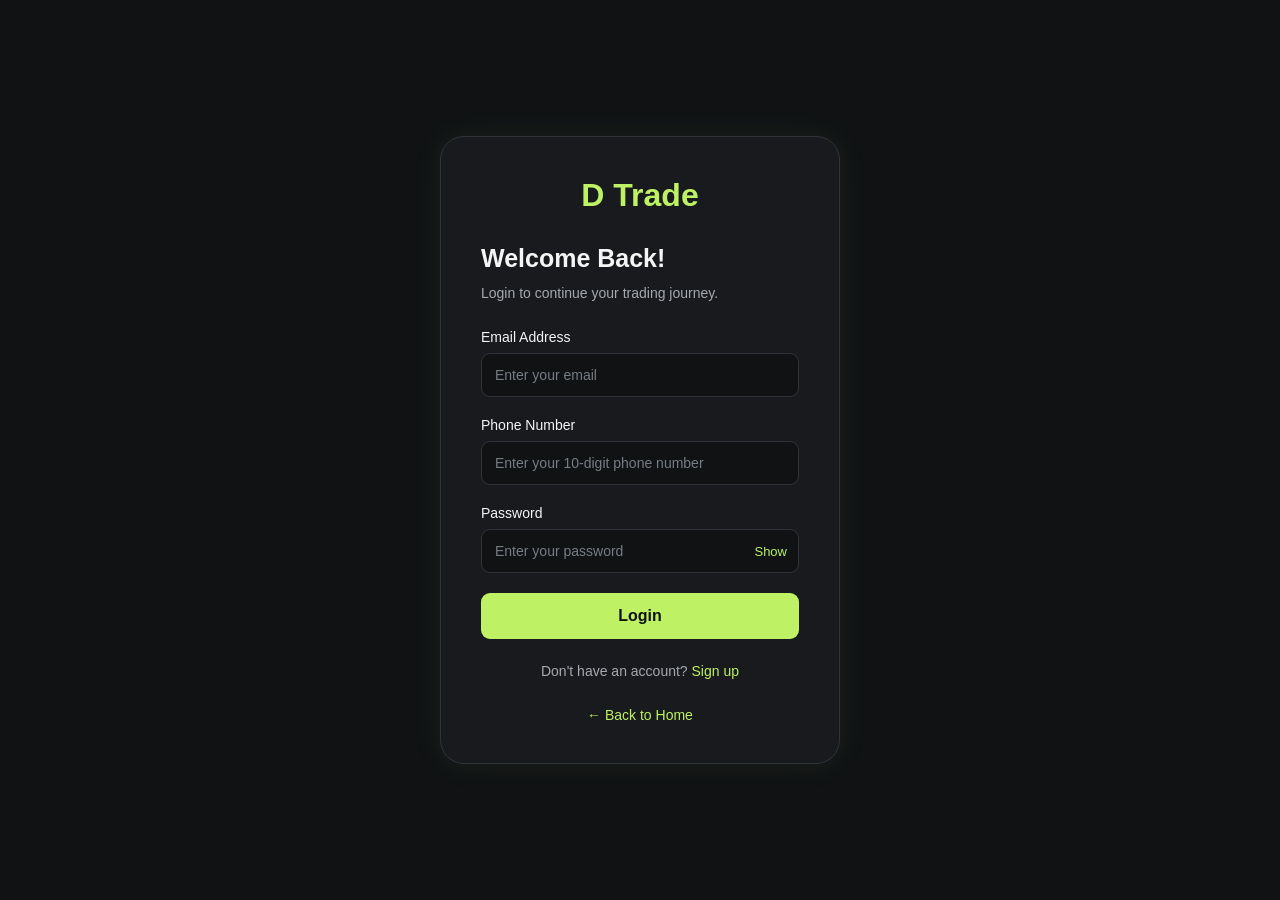
<file: login.html>
<!DOCTYPE html>
<html lang="en">
<head>
    <meta charset="UTF-8">
    <meta name="viewport" content="width=device-width, initial-scale=1.0">

    <title>Login | D Trade</title>

    <link rel="stylesheet" href="login.css">
</head>
<body>

    <div class="login-card">

        <h1>D Trade</h1>

        <h2>Welcome Back!</h2>
        <p>Login to continue your trading journey.</p>

        <form id="login-form">

            <label for="email">Email Address</label>
            <input
                type="email"
                id="email"
                name="email"
                placeholder="Enter your email"
                required
            >

            <label for="phone">Phone Number</label>
            <input
                type="tel"
                id="phone"
                name="phone"
                placeholder="Enter your 10-digit phone number"
                pattern="[0-9]{10}"
                maxlength="10"
                inputmode="numeric"
                required
            >

            
<label for="password">Password</label>

<div class="password-box">
    <input
        type="password"
        id="password"
        name="password"
        placeholder="Enter your password"
        required
    >

    <button type="button" id="toggle-password">
        Show
    </button>
</div>


            <button type="submit">Login</button>

        </form>

        <p class="signup-text">
            Don't have an account?
            <a href="signup.html">Sign up</a>
        </p>

        <a href="index.html" class="back-home">
            ← Back to Home
        </a>

    </div>

    <script src="login.js"></script>

</body>
</html>
</file>
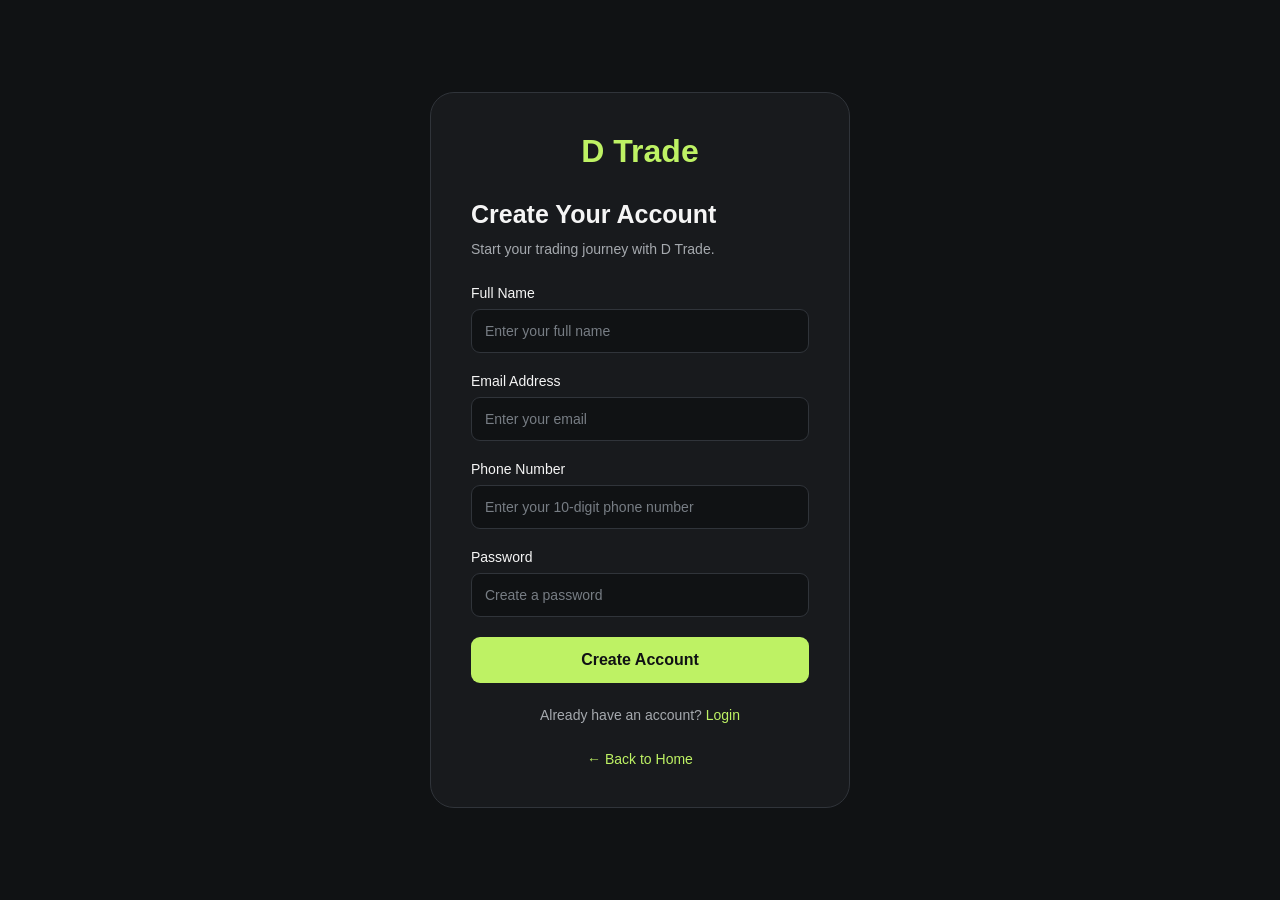
<file: signup.html>
<!DOCTYPE html>
<html lang="en">
<head>
    <meta charset="UTF-8">
    <meta name="viewport" content="width=device-width, initial-scale=1.0">

    <title>Sign Up | D Trade</title>

    <link rel="stylesheet" href="signup.css">
</head>
<body>

    <div class="signup-card">

        <h1>D Trade</h1>

        <h2>Create Your Account</h2>
        <p>Start your trading journey with D Trade.</p>

        <form id="signup-form">

            <label for="name">Full Name</label>
            <input
                type="text"
                id="name"
                name="name"
                placeholder="Enter your full name"
                required
            >

            <label for="email">Email Address</label>
            <input
                type="email"
                id="email"
                name="email"
                placeholder="Enter your email"
                required
            >

            <label for="phone">Phone Number</label>
            <input
                type="tel"
                id="phone"
                name="phone"
                placeholder="Enter your 10-digit phone number"
                pattern="[0-9]{10}"
                maxlength="10"
                inputmode="numeric"
                required
            >

            <label for="password">Password</label>
            <input
                type="password"
                id="password"
                name="password"
                placeholder="Create a password"
                minlength="8"
                required
            >

            <button type="submit">Create Account</button>

        </form>

        <p class="login-text">
            Already have an account?
            <a href="login.html">Login</a>
        </p>

        <a href="index.html" class="back-home">
            ← Back to Home
        </a>

    </div>

</body>
<script src="signup.js"></script>
</html>
</file>
<file: login.css>
* {
    margin: 0;
    padding: 0;
    box-sizing: border-box;
}

body {
    min-height: 100vh;
    display: flex;
    justify-content: center;
    align-items: center;
    padding: 24px 0;
    background: #101214;
    font-family: Arial, sans-serif;
    color: #F5F5F5;
}

.login-card {
    width: 400px;
    max-width: calc(100% - 32px);
    padding: 40px;
    background: #181A1D;
    border: 1px solid #30343A;
    border-radius: 24px;
    box-shadow: 0 0 30px rgba(190, 242, 100, 0.08);
}

.login-card h1 {
    color: #BEF264;
    text-align: center;
    font-size: 32px;
    margin-bottom: 30px;
}

.login-card h2 {
    font-size: 25px;
    margin-bottom: 10px;
}

.login-card > p {
    color: #A5A9AE;
    font-size: 14px;
    line-height: 1.5;
    margin-bottom: 25px;
}

.login-card label {
    display: block;
    margin-bottom: 8px;
    font-size: 14px;
}

.login-card input {
    width: 100%;
    padding: 13px;
    margin-bottom: 20px;
    background: #101214;
    color: #F5F5F5;
    border: 1px solid #30343A;
    border-radius: 9px;
    outline: none;
    font-size: 14px;
}

.login-card input::placeholder {
    color: #777D84;
}

.login-card input:focus {
    border-color: #BEF264;
    box-shadow: 0 0 0 2px rgba(190, 242, 100, 0.08);
}

.login-card button {
    width: 100%;
    padding: 14px;
    background: #BEF264;
    color: #101214;
    border: none;
    border-radius: 9px;
    font-size: 16px;
    font-weight: bold;
    cursor: pointer;
    transition: 0.3s;
}

.login-card button:hover {
    background: #D2F98B;
    transform: translateY(-2px);
}

.login-card .signup-text {
    text-align: center;
    margin-top: 22px;
    margin-bottom: 0;
    font-size: 14px;
}

.login-card a {
    color: #BEF264;
    text-decoration: none;
}

.login-card a:hover {
    text-decoration: underline;
}

.login-card .back-home {
    display: block;
    text-align: center;
    margin-top: 25px;
    font-size: 14px;
}

@media (max-width: 480px) {
    .login-card {
        padding: 28px 24px;
    }

    .login-card h1 {
        font-size: 28px;
    }

    .login-card h2 {
        font-size: 22px;
    }
}



/* Glowing effect on login card */
.login-card {
    animation: cardGlow 3s ease-in-out infinite alternate;
}

@keyframes cardGlow {
    from {
        box-shadow:
            0 0 15px rgba(190, 242, 100, 0.08),
            0 0 30px rgba(190, 242, 100, 0.04);
        border-color: #30343A;
    }

    to {
        box-shadow:
            0 0 20px rgba(190, 242, 100, 0.22),
            0 0 45px rgba(190, 242, 100, 0.12),
            0 0 70px rgba(190, 242, 100, 0.05);
        border-color: rgba(190, 242, 100, 0.55);
    }
}


.password-box {
    position: relative;
    width: 100%;
}

.password-box input {
    padding-right: 65px;
}

.password-box button {
    position: absolute;
    top: 0;
    right: 0;
    width: auto;
    height: calc(100% - 20px);
    padding: 0 12px;
    margin: 0;
    background: transparent;
    color: #BEF264;
    font-size: 13px;
    font-weight: normal;
    transform: none;
}

.password-box button:hover {
    background: transparent;
    color: #D2F98B;
    transform: none;
}
</file>
<file: signup.css>
* {
    margin: 0;
    padding: 0;
    box-sizing: border-box;
}

body {
    min-height: 100vh;
    display: flex;
    justify-content: center;
    align-items: center;
    padding: 24px 0;
    background: #101214;
    font-family: Arial, sans-serif;
    color: #F5F5F5;
}

.signup-card {
    width: 420px;
    max-width: calc(100% - 32px);
    padding: 40px;
    background: #181A1D;
    border: 1px solid #30343A;
    border-radius: 24px;
    animation: cardGlow 3s ease-in-out infinite alternate;
}

.signup-card h1 {
    color: #BEF264;
    text-align: center;
    font-size: 32px;
    margin-bottom: 30px;
}

.signup-card h2 {
    font-size: 25px;
    margin-bottom: 10px;
}

.signup-card > p {
    color: #A5A9AE;
    font-size: 14px;
    line-height: 1.5;
    margin-bottom: 25px;
}

.signup-card label {
    display: block;
    margin-bottom: 8px;
    font-size: 14px;
}

.signup-card input {
    width: 100%;
    padding: 13px;
    margin-bottom: 20px;
    background: #101214;
    color: #F5F5F5;
    border: 1px solid #30343A;
    border-radius: 9px;
    outline: none;
    font-size: 14px;
}

.signup-card input::placeholder {
    color: #777D84;
}

.signup-card input:focus {
    border-color: #BEF264;
}

.signup-card button {
    width: 100%;
    padding: 14px;
    background: #BEF264;
    color: #101214;
    border: none;
    border-radius: 9px;
    font-size: 16px;
    font-weight: bold;
    cursor: pointer;
    transition: 0.3s;
}

.signup-card button:hover {
    background: #D2F98B;
    transform: translateY(-2px);
}

.signup-card .login-text {
    text-align: center;
    margin-top: 22px;
    margin-bottom: 0;
    font-size: 14px;
}

.signup-card a {
    color: #BEF264;
    text-decoration: none;
}

.signup-card a:hover {
    text-decoration: underline;
}

.signup-card .back-home {
    display: block;
    text-align: center;
    margin-top: 25px;
    font-size: 14px;
}

@keyframes cardGlow {
    from {
        box-shadow: 0 0 15px rgba(190, 242, 100, 0.08);
        border-color: #30343A;
    }

    to {
        box-shadow:
            0 0 20px rgba(190, 242, 100, 0.22),
            0 0 45px rgba(190, 242, 100, 0.12);
        border-color: rgba(190, 242, 100, 0.55);
    }
}

@media (max-width: 480px) {
    .signup-card {
        padding: 28px 24px;
    }

    .signup-card h1 {
        font-size: 28px;
    }

    .signup-card h2 {
        font-size: 22px;
    }
}
</file>
